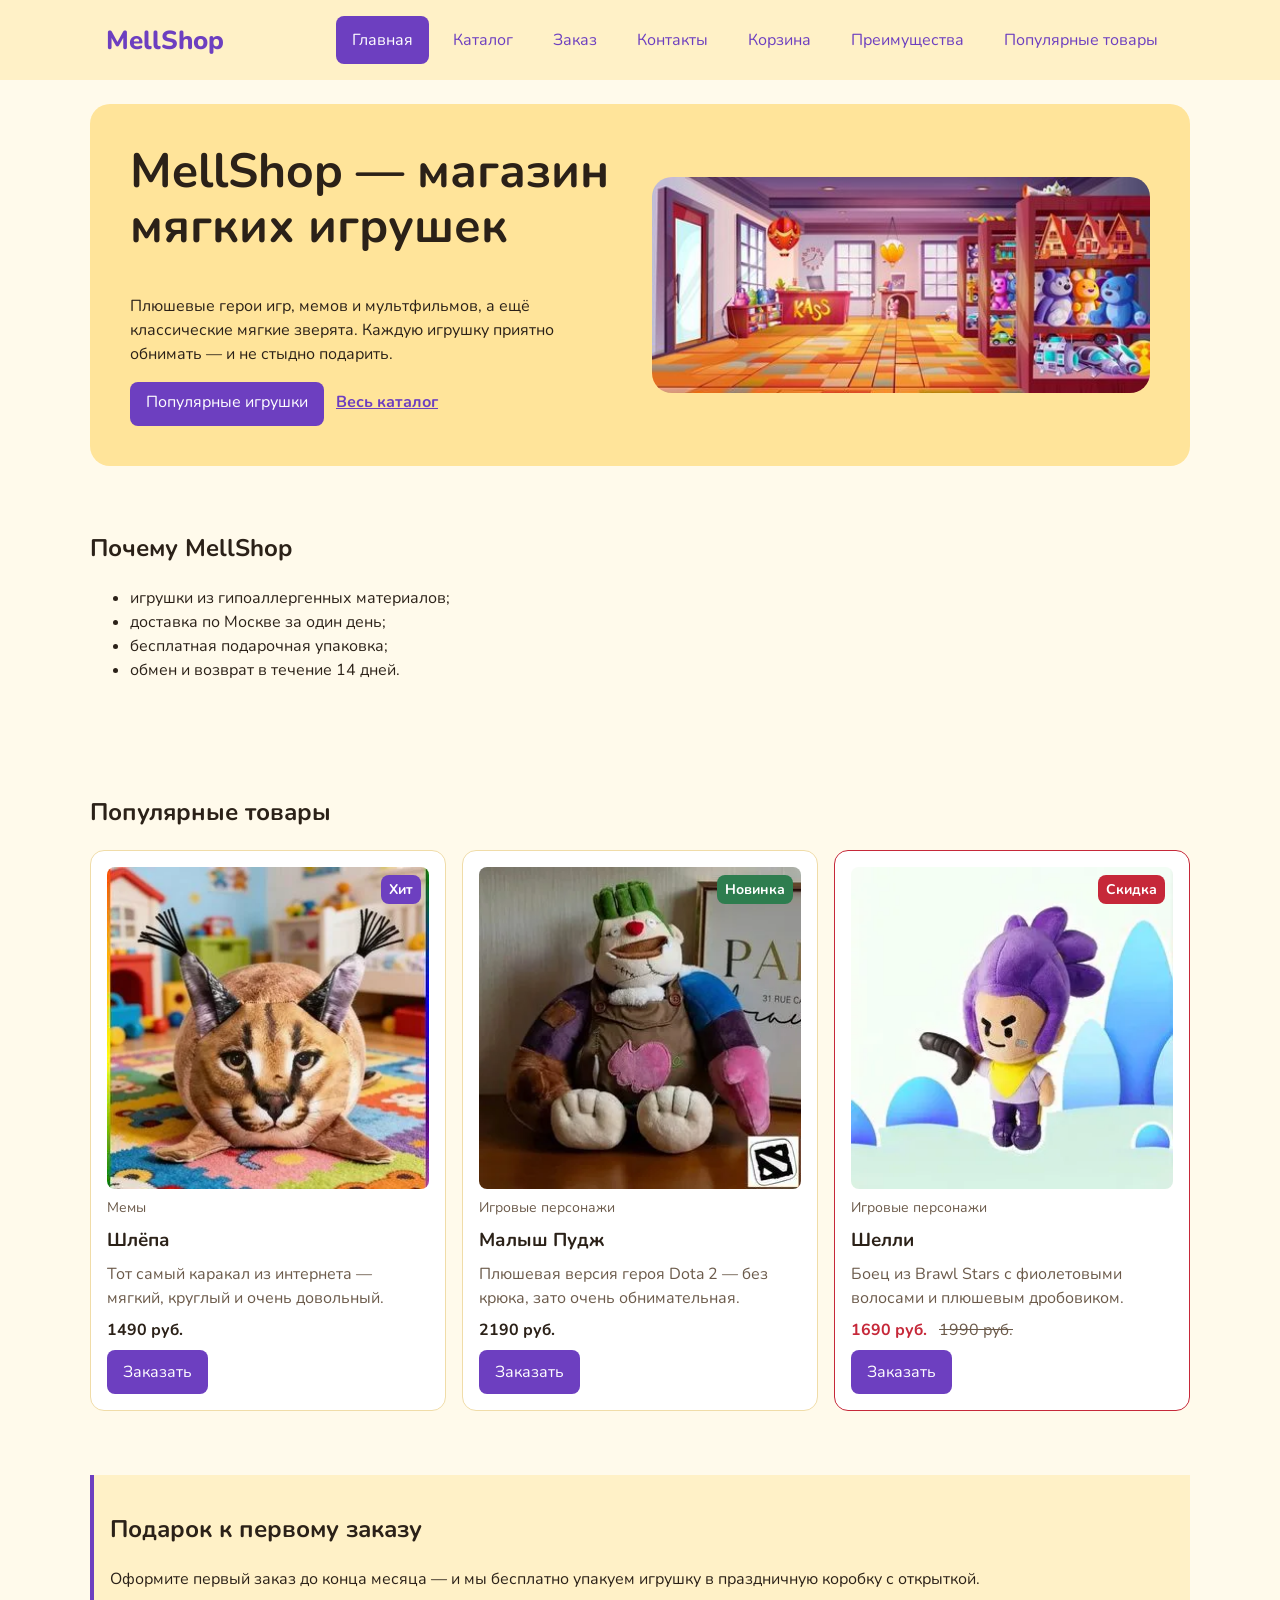
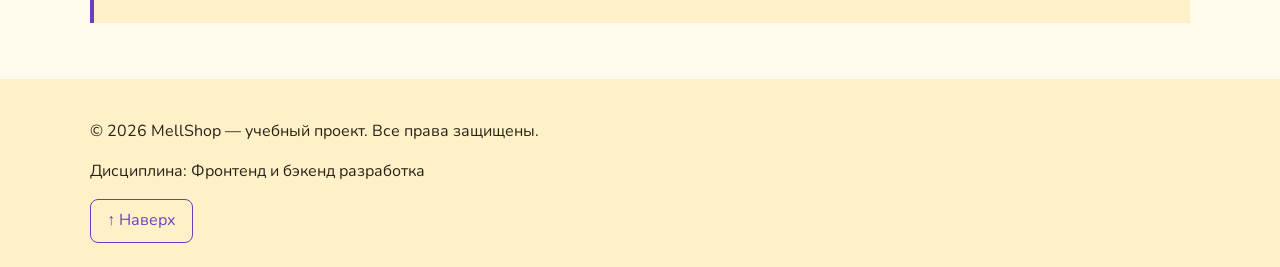
<file: index.html>
<!DOCTYPE html>
<html lang="ru">
<head>
  <meta charset="UTF-8">
  <meta name="viewport" content="width=device-width, initial-scale=1.0">
  <meta name="description" content="Главная страница магазина мягких игрушек MellShop: популярные товары, преимущества и форма заявки.">
  <meta property="og:type" content="website">
  <meta property="og:title" content="MellShop — магазин мягких игрушек">
  <meta property="og:description" content="Плюшевые герои игр, мемов и мультфильмов и классические мягкие зверята.">
  <title>MellShop — магазин мягких игрушек</title>
  <link rel="stylesheet" href="css/style.css">
  <link rel="stylesheet" href="css/responsive.css">
  <script src="js/ui.js" defer></script>
  <script src="js/data.js" defer></script>
  <script src="js/main.js" defer></script>
</head>
<body>
  <a class="button button--primary skip-link" href="#main">Перейти к содержимому</a>
  <header class="site-header">
    <div class="site-header__inner">
      <a class="site-header__logo" href="index.html">MellShop</a>

      <details class="mobile-menu" open>
        <summary class="mobile-menu__toggle">Меню</summary>
        <nav class="site-nav" aria-label="Основная навигация">
          <ul class="site-nav__list">
            <li class="site-nav__item"><a class="site-nav__link site-nav__link--active" href="index.html" aria-current="page">Главная</a></li>
            <li class="site-nav__item"><a class="site-nav__link" href="catalog.html">Каталог</a></li>
            <li class="site-nav__item"><a class="site-nav__link" href="order.html">Заказ</a></li>
            <li class="site-nav__item"><a class="site-nav__link" href="contacts.html">Контакты</a></li>
            <li class="site-nav__item"><a class="site-nav__link" href="cart.html">Корзина</a></li>
            <li class="site-nav__item"><a class="site-nav__link" href="index.html#advantages">Преимущества</a></li>
            <li class="site-nav__item"><a class="site-nav__link" href="index.html#popular">Популярные товары</a></li>
          </ul>
        </nav>
      </details>
    </div>
  </header>

  <main id="main" tabindex="-1">
    <section class="hero">
      <div class="hero__content">
        <h1 class="hero__title">MellShop — магазин мягких игрушек</h1>
        <p>
          Плюшевые герои игр, мемов и мультфильмов, а ещё классические мягкие зверята.
          Каждую игрушку приятно обнимать — и не стыдно подарить.
        </p>
        <a class="button button--primary" href="#popular">Популярные игрушки</a>
        <a class="hero__catalog-link" href="catalog.html">Весь каталог</a>
      </div>
      <picture>
        <source media="(min-width: 1200px)" srcset="images/hero-1155.jpg">
        <source media="(min-width: 768px)" srcset="images/hero-800.jpg">
        <img class="hero__image" src="images/hero-480.jpg" alt="Нарисованный магазин мягких игрушек" width="1155" height="500">
      </picture>
    </section>

    <section class="section" id="advantages">
      <h2 class="section__title">Почему MellShop</h2>

      <ul class="advantages-list">
        <li>игрушки из гипоаллергенных материалов;</li>
        <li>доставка по Москве за один день;</li>
        <li>бесплатная подарочная упаковка;</li>
        <li>обмен и возврат в течение 14 дней.</li>
      </ul>
    </section>

    <section class="section" id="popular">
      <h2 class="section__title">Популярные товары</h2>

      <div class="products-grid">
        <article class="product-card">
          <span class="product-card__badge">Хит</span>
          <picture>
              <source type="image/webp" srcset="images/shlepa-320.webp 320w, images/shlepa-480.webp 480w, images/shlepa.webp 800w" sizes="(min-width: 1280px) 224px, (min-width: 1024px) 316px, (min-width: 640px) calc((100vw - 96px) / 2), calc(100vw - 66px)">
<img
            class="product-card__image"
            src="images/shlepa.jpg"
            srcset="images/shlepa-320.jpg 320w, images/shlepa-480.jpg 480w, images/shlepa.jpg 800w"
            sizes="(min-width: 1280px) 224px, (min-width: 1024px) 316px, (min-width: 640px) calc((100vw - 96px) / 2), calc(100vw - 66px)"
            loading="lazy"
            alt="Мягкая игрушка Шлёпа — каракал с большими ушами"
            width="800"
            height="800"
          >
            </picture>
          <p class="product-card__category">Мемы</p>
          <h3 class="product-card__title">Шлёпа</h3>
          <p class="product-card__description">Тот самый каракал из интернета — мягкий, круглый и очень довольный.</p>
          <p class="product-card__price">1490 руб.</p>
          <button
            class="button button--primary product-card__button"
            type="button"
            data-product="Шлёпа"
          >
            Заказать
          </button>
        </article>

        <article class="product-card">
          <span class="product-card__badge product-card__badge--new">Новинка</span>
          <picture>
              <source type="image/webp" srcset="images/pudge-320.webp 320w, images/pudge-480.webp 480w, images/pudge.webp 800w" sizes="(min-width: 1280px) 224px, (min-width: 1024px) 316px, (min-width: 640px) calc((100vw - 96px) / 2), calc(100vw - 66px)">
<img
            class="product-card__image"
            src="images/pudge.jpg"
            srcset="images/pudge-320.jpg 320w, images/pudge-480.jpg 480w, images/pudge.jpg 800w"
            sizes="(min-width: 1280px) 224px, (min-width: 1024px) 316px, (min-width: 640px) calc((100vw - 96px) / 2), calc(100vw - 66px)"
            loading="lazy"
            alt="Мягкая игрушка Малыш Пудж из Dota 2"
            width="800"
            height="800"
          >
            </picture>
          <p class="product-card__category">Игровые персонажи</p>
          <h3 class="product-card__title">Малыш Пудж</h3>
          <p class="product-card__description">Плюшевая версия героя Dota 2 — без крюка, зато очень обнимательная.</p>
          <p class="product-card__price">2190 руб.</p>
          <button
            class="button button--primary product-card__button"
            type="button"
            data-product="Малыш Пудж"
          >
            Заказать
          </button>
        </article>

        <article class="product-card product-card--discount">
          <span class="product-card__badge product-card__badge--sale">Скидка</span>
          <picture>
              <source type="image/webp" srcset="images/shelly-320.webp 320w, images/shelly-480.webp 480w, images/shelly.webp 800w" sizes="(min-width: 1280px) 224px, (min-width: 1024px) 316px, (min-width: 640px) calc((100vw - 96px) / 2), calc(100vw - 66px)">
<img
            class="product-card__image"
            src="images/shelly.jpg"
            srcset="images/shelly-320.jpg 320w, images/shelly-480.jpg 480w, images/shelly.jpg 800w"
            sizes="(min-width: 1280px) 224px, (min-width: 1024px) 316px, (min-width: 640px) calc((100vw - 96px) / 2), calc(100vw - 66px)"
            loading="lazy"
            alt="Мягкая игрушка Шелли из Brawl Stars с фиолетовыми волосами"
            width="800"
            height="800"
          >
            </picture>
          <p class="product-card__category">Игровые персонажи</p>
          <h3 class="product-card__title">Шелли</h3>
          <p class="product-card__description">Боец из Brawl Stars с фиолетовыми волосами и плюшевым дробовиком.</p>
          <p class="product-card__price">
            1690 руб.
            <s class="product-card__old-price">1990 руб.</s>
          </p>
          <button
            class="button button--primary product-card__button"
            type="button"
            data-product="Шелли"
          >
            Заказать
          </button>
        </article>
      </div>
    </section>

    <aside class="aside-info">
      <h2>Подарок к первому заказу</h2>
      <p>
        Оформите первый заказ до конца месяца — и мы бесплатно упакуем игрушку
        в праздничную коробку с открыткой.
      </p>
    </aside>
  </main>

  <footer class="site-footer" id="contacts">
    <div class="site-footer__inner">
      <p>&copy; 2026 MellShop — учебный проект. Все права защищены.</p>
      <p>Дисциплина: Фронтенд и бэкенд разработка</p>
      <a class="button button--secondary" href="#">↑ Наверх</a>
    </div>
  </footer>

  <dialog class="order-dialog" id="order-dialog" aria-labelledby="order-dialog-title">
    <h2 class="order-dialog__title" id="order-dialog-title">Оформление заявки</h2>

    <form class="order-form" id="order-form" action="#" method="post" novalidate>
      <input id="selected-product" name="selected-product" type="hidden">

      <div class="order-form__field">
        <label class="order-form__label" for="order-name">Имя</label>
        <input
          class="order-form__input"
          id="order-name"
          name="name"
          type="text"
          placeholder="Введите ваше имя"
          minlength="2"
          autocomplete="given-name"
          required
        >
      </div>

      <div class="order-form__field">
        <label class="order-form__label" for="order-email">E-mail</label>
        <input
          class="order-form__input"
          id="order-email"
          name="email"
          type="email"
          placeholder="example@mail.ru"
          autocomplete="email"
          required
        >
      </div>

      <div class="order-form__field">
        <label class="order-form__label" for="order-phone">Телефон</label>
        <input
          class="order-form__input"
          id="order-phone"
              aria-describedby="order-phone-hint"
          name="phone"
          type="tel"
          inputmode="tel"
          placeholder="+7 (900) 000-00-00"
          pattern="^\+7 \(\d{3}\) \d{3}-\d{2}-\d{2}$"
          required
        >
        <small class="order-form__hint" id="order-phone-hint">Формат: +7 (900) 000-00-00</small>
      </div>

      <div class="order-form__field">
        <label class="order-form__label" for="order-date">Дата связи</label>
        <input
          class="order-form__input"
          id="order-date"
          name="date"
          type="date"
        >
      </div>

      <div class="order-form__field">
        <label class="order-form__label" for="order-topic">Тема заявки</label>
        <select class="order-form__select" id="order-topic" name="topic" required>
          <option value="">Выберите тему</option>
          <option value="product">Заказ товара</option>
          <option value="consultation">Консультация</option>
          <option value="delivery">Доставка</option>
        </select>
      </div>

      <div class="order-form__field">
        <label class="order-form__label" for="order-comment">Комментарий</label>
        <textarea
          class="order-form__textarea"
          id="order-comment"
          name="comment"
          rows="4"
          placeholder="Укажите дополнительную информацию"
        ></textarea>
      </div>

      <div class="order-form__field order-form__field--checkbox">
        <label class="order-form__label">
          <input
            id="order-agreement"
            name="agreement"
            type="checkbox"
            required
          >
          Я согласен на обработку данных
        </label>
      </div>

      <div class="order-form__actions">
        <button class="button button--secondary" type="button" id="close-order-dialog">
          Закрыть
        </button>
        <button class="button button--primary" type="submit">
          Отправить заявку
        </button>
      </div>
    </form>
  </dialog>

  <p class="success-message" id="success-message" role="status" hidden>
    Форма успешно отправлена!
  </p>
</body>
</html>
</file>
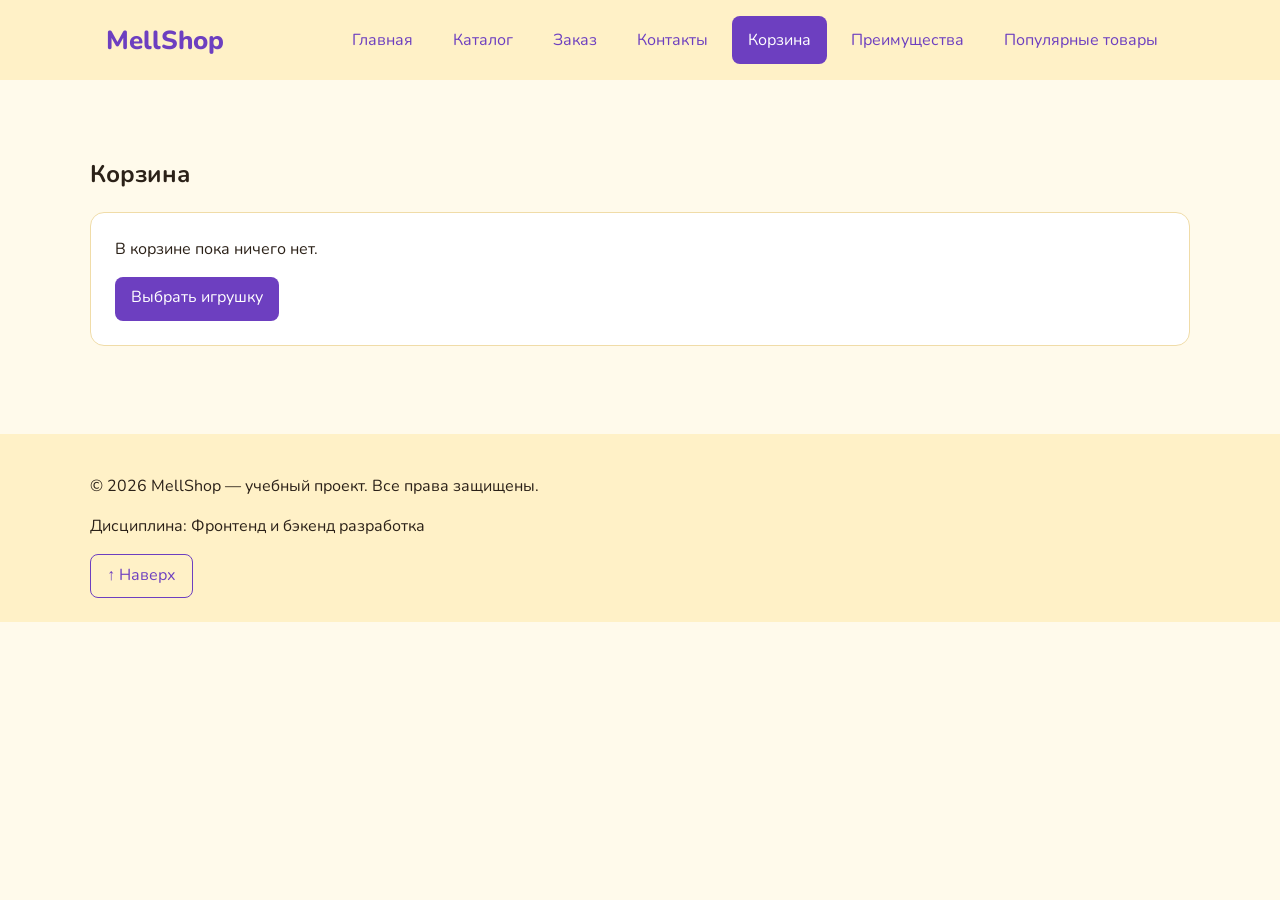
<file: cart.html>
<!DOCTYPE html>
<html lang="ru">
<head>
  <meta charset="UTF-8">
  <meta name="viewport" content="width=device-width, initial-scale=1.0">
  <meta name="description" content="Корзина MellShop с выбранными игрушками и расчётом стоимости.">
  <meta property="og:type" content="website">
  <meta property="og:title" content="Корзина — MellShop">
  <meta property="og:description" content="Корзина магазина мягких игрушек MellShop.">
  <title>Корзина — MellShop</title>
  <link rel="stylesheet" href="css/style.css">
  <link rel="stylesheet" href="css/responsive.css">
  <script src="js/ui.js" defer></script>
  <script src="js/data.js" defer></script>
  <script src="js/cart.js" defer></script>
</head>
<body>
  <a class="button button--primary skip-link" href="#main">Перейти к содержимому</a>
  <header class="site-header">
    <div class="site-header__inner">
      <a class="site-header__logo" href="index.html">MellShop</a>

      <details class="mobile-menu" open>
        <summary class="mobile-menu__toggle">Меню</summary>
        <nav class="site-nav" aria-label="Основная навигация">
          <ul class="site-nav__list">
            <li class="site-nav__item"><a class="site-nav__link" href="index.html">Главная</a></li>
            <li class="site-nav__item"><a class="site-nav__link" href="catalog.html">Каталог</a></li>
            <li class="site-nav__item"><a class="site-nav__link" href="order.html">Заказ</a></li>
            <li class="site-nav__item"><a class="site-nav__link" href="contacts.html">Контакты</a></li>
            <li class="site-nav__item"><a class="site-nav__link site-nav__link--active" href="cart.html" aria-current="page">Корзина</a></li>
            <li class="site-nav__item"><a class="site-nav__link" href="index.html#advantages">Преимущества</a></li>
            <li class="site-nav__item"><a class="site-nav__link" href="index.html#popular">Популярные товары</a></li>
          </ul>
        </nav>
      </details>
    </div>
  </header>

  <main id="main" tabindex="-1">
    <section class="section">
      <h1>Корзина</h1>
      <div id="cart-empty" class="cart-empty">
        <p>В корзине пока ничего нет.</p>
        <a class="button button--primary" href="catalog.html">Выбрать игрушку</a>
      </div>
      <div class="cart-layout">
        <div id="cart-selection" hidden>
          <ul id="cart-items" class="cart-items"></ul>
          <a id="cart-back" href="catalog.html">Продолжить покупки</a>
        </div>
        <aside id="cart-summary" class="cart-summary" aria-label="Стоимость заказа" hidden>
          <h2>Ваш заказ</h2>
          <dl class="cart-summary__details">
            <div><dt>Товары</dt><dd id="cart-subtotal"></dd></div>
            <div><dt>Скидка по промокоду</dt><dd id="cart-discount"></dd></div>
            <div class="cart-summary__total"><dt>Итого</dt><dd id="cart-total" role="status"></dd></div>
          </dl>
          <form id="promo-form">
            <label for="promo-code">Промокод</label>
            <div class="promo-fields">
              <input id="promo-code" class="order-form__input" autocomplete="off" placeholder="MELL10">
              <button class="button button--secondary">Применить</button>
            </div>
            <p id="promo-result" role="status"></p>
          </form>
          <a id="cart-checkout" class="button button--primary" href="order.html?from=cart">Оформить заявку</a>
        </aside>
      </div>
    </section>
  </main>
  <footer class="site-footer">
    <div class="site-footer__inner">
      <p>&copy; 2026 MellShop — учебный проект. Все права защищены.</p>
      <p>Дисциплина: Фронтенд и бэкенд разработка</p>
      <a class="button button--secondary" href="#">↑ Наверх</a>
    </div>
  </footer>

</body>
</html>
</file>
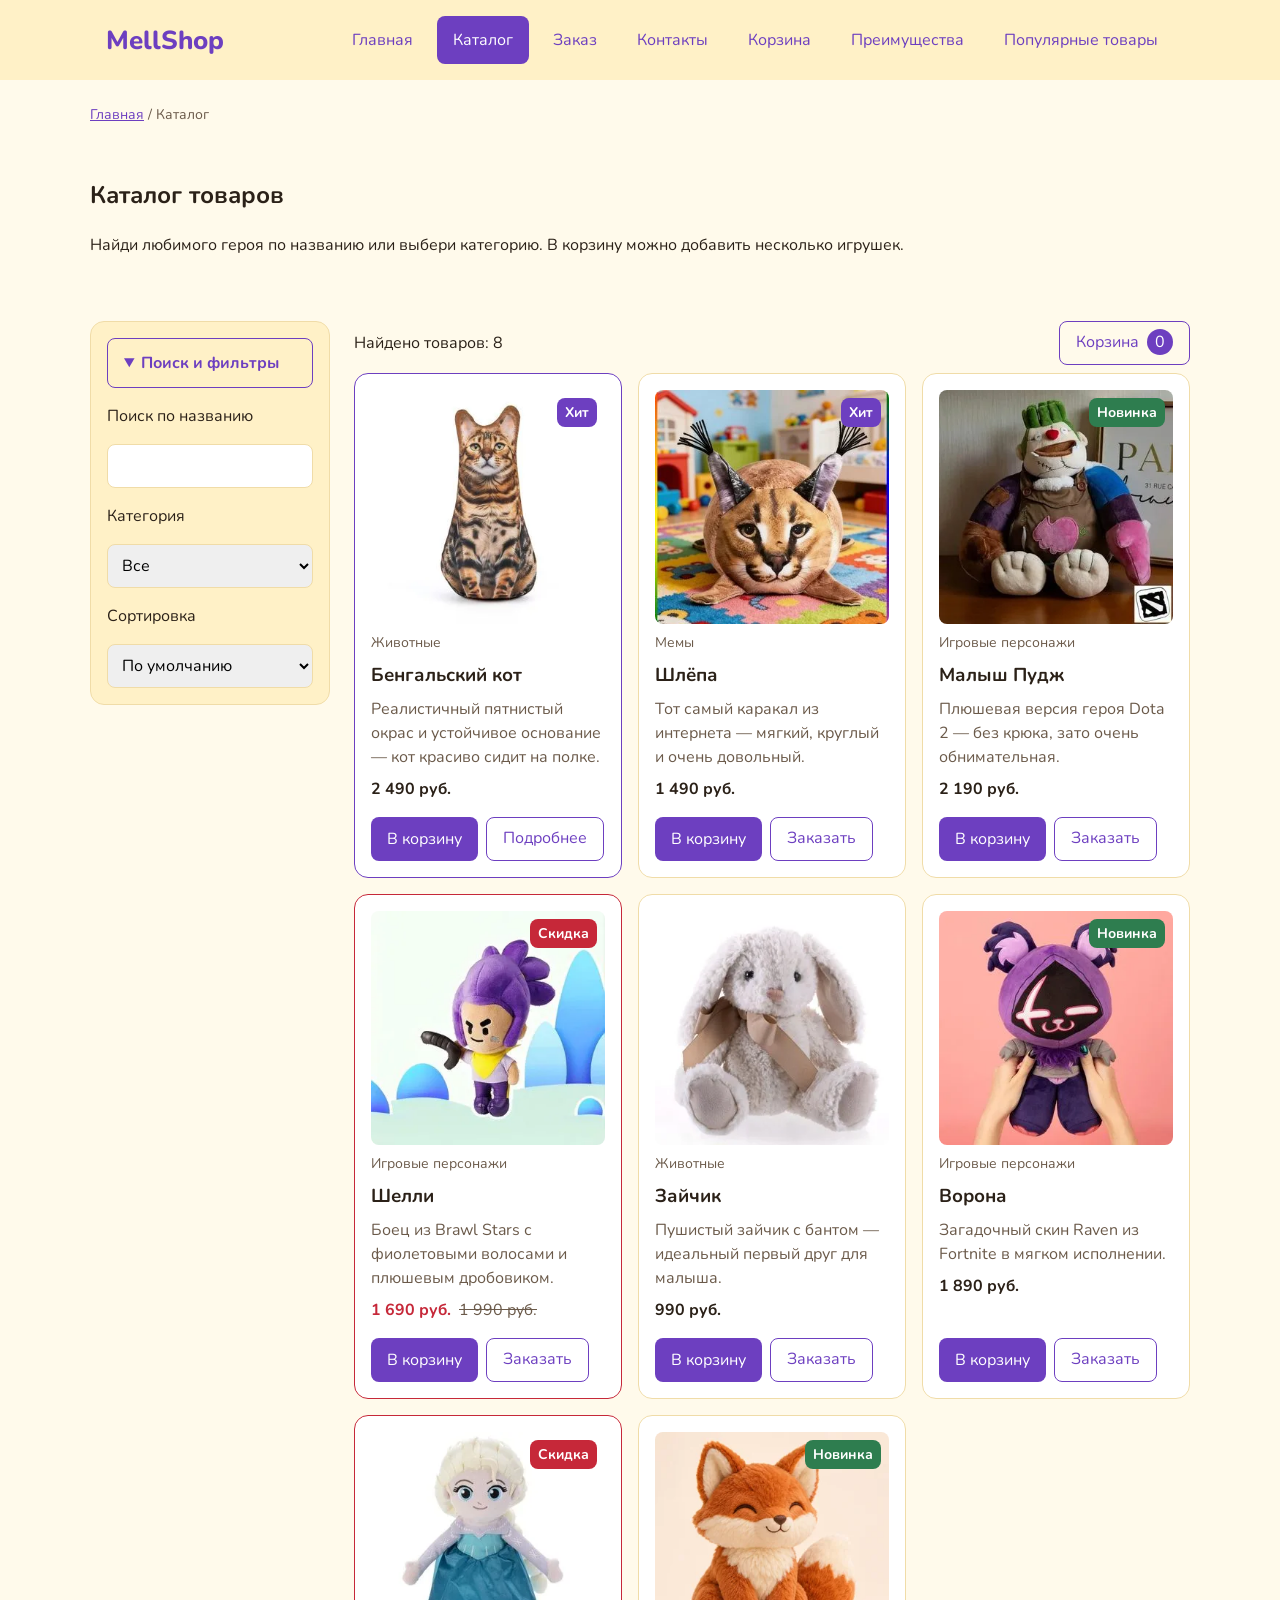
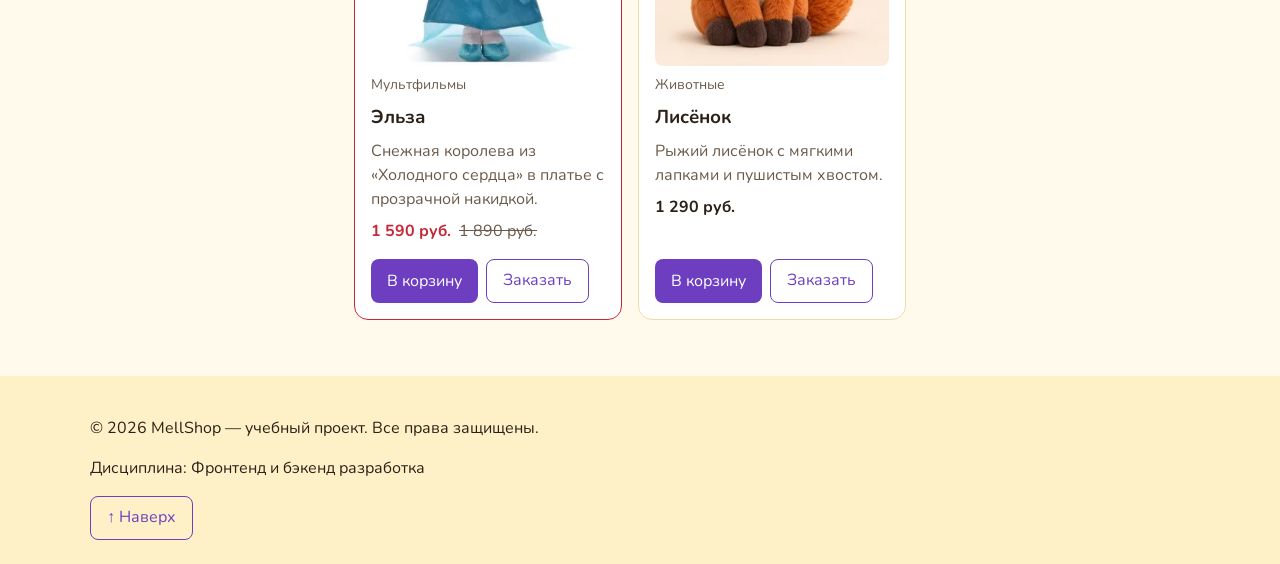
<file: catalog.html>
<!DOCTYPE html>
<html lang="ru">
<head>
  <meta charset="UTF-8">
  <meta name="viewport" content="width=device-width, initial-scale=1.0">
  <meta name="description" content="Каталог товаров магазина мягких игрушек MellShop.">
  <meta property="og:type" content="website">
  <meta property="og:title" content="Каталог товаров — MellShop">
  <meta property="og:description" content="Каталог товаров магазина мягких игрушек MellShop.">
  <title>Каталог товаров — MellShop</title>
  <link rel="stylesheet" href="css/style.css">
  <link rel="stylesheet" href="css/responsive.css">
  <script src="js/ui.js" defer></script>
  <script src="js/data.js" defer></script>
  <script src="js/main.js" defer></script>
  <script src="js/cart.js" defer></script>
  <script src="js/catalog.js" defer></script>
</head>
<body>
  <a class="button button--primary skip-link" href="#main">Перейти к содержимому</a>
  <header class="site-header">
    <div class="site-header__inner">
      <a class="site-header__logo" href="index.html">MellShop</a>

      <details class="mobile-menu" open>
        <summary class="mobile-menu__toggle">Меню</summary>
        <nav class="site-nav" aria-label="Основная навигация">
          <ul class="site-nav__list">
            <li class="site-nav__item"><a class="site-nav__link" href="index.html">Главная</a></li>
            <li class="site-nav__item"><a class="site-nav__link site-nav__link--active" href="catalog.html" aria-current="page">Каталог</a></li>
            <li class="site-nav__item"><a class="site-nav__link" href="order.html">Заказ</a></li>
            <li class="site-nav__item"><a class="site-nav__link" href="contacts.html">Контакты</a></li>
            <li class="site-nav__item"><a class="site-nav__link" href="cart.html">Корзина</a></li>
            <li class="site-nav__item"><a class="site-nav__link" href="index.html#advantages">Преимущества</a></li>
            <li class="site-nav__item"><a class="site-nav__link" href="index.html#popular">Популярные товары</a></li>
          </ul>
        </nav>
      </details>
    </div>
  </header>

  <main id="main" tabindex="-1">
    <nav class="breadcrumbs" aria-label="Хлебные крошки">
      <a class="breadcrumbs__link" href="index.html">Главная</a>
      <span class="breadcrumbs__current" aria-current="page">Каталог</span>
    </nav>

    <section class="section catalog-intro">
      <h1>Каталог товаров</h1>
      <p>
        Найди любимого героя по названию или выбери категорию. В корзину можно добавить несколько игрушек.
      </p>
    </section>

    <section class="catalog-layout">
      <aside class="catalog-filters">
        <details class="filter-panel" open>
          <summary class="filter-panel__toggle">Поиск и фильтры</summary>

          <div class="filters-form">
            <label for="catalog-search">Поиск по названию</label>
            <input class="filters-form__input" id="catalog-search" type="search">

            <label for="category-filter">Категория</label>
            <select class="filters-form__input" id="category-filter">
              <option value="all">Все</option>
              <option value="animals">Животные</option>
              <option value="memes">Мемы</option>
              <option value="games">Игровые персонажи</option>
              <option value="cartoons">Мультфильмы</option>
            </select>

            <label for="sort-select">Сортировка</label>
            <select class="filters-form__input" id="sort-select">
              <option value="default">По умолчанию</option>
              <option value="price-asc">Сначала дешевле</option>
              <option value="price-desc">Сначала дороже</option>
              <option value="title-asc">По названию А–Я</option>
            </select>
          </div>
        </details>
      </aside>

      <section class="catalog-products">
        <div class="catalog-toolbar">
          <p class="catalog-count" role="status"></p>
          <a class="button button--secondary" href="cart.html">Корзина <span data-cart-count>0</span></a>
        </div>
        <p id="cart-notice" role="status"></p>
        <p class="catalog-empty" hidden>Товары не найдены. Попробуйте изменить запрос или выбрать другую категорию.</p>
        <noscript>Для просмотра каталога включите JavaScript.</noscript>
        <div class="products-grid" data-products-container></div>
      </section>
    </section>
  </main>

  <footer class="site-footer">
    <div class="site-footer__inner">
      <p>&copy; 2026 MellShop — учебный проект. Все права защищены.</p>
      <p>Дисциплина: Фронтенд и бэкенд разработка</p>
      <a class="button button--secondary" href="#">↑ Наверх</a>
    </div>
  </footer>

</body>
</html>
</file>
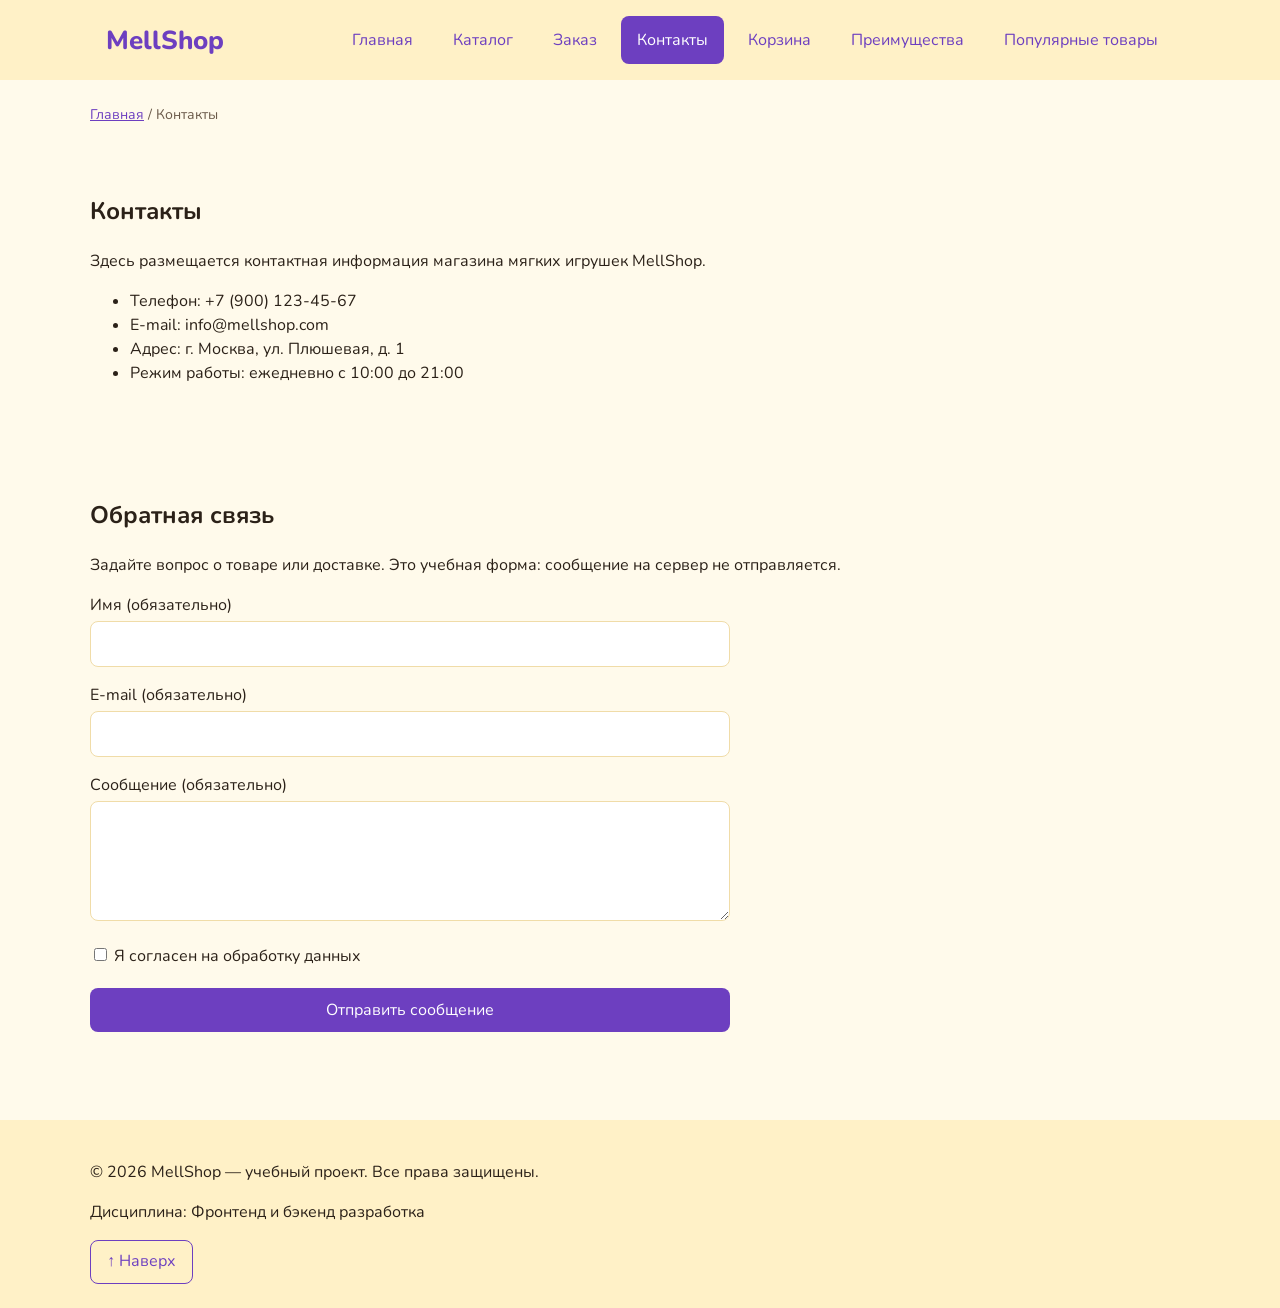
<file: contacts.html>
<!DOCTYPE html>
<html lang="ru">
<head>
  <meta charset="UTF-8">
  <meta name="viewport" content="width=device-width, initial-scale=1.0">
  <meta name="description" content="Контактная информация магазина мягких игрушек MellShop.">
  <meta property="og:type" content="website">
  <meta property="og:title" content="Контакты — MellShop">
  <meta property="og:description" content="Контактная информация магазина мягких игрушек MellShop.">
  <title>Контакты — MellShop</title>
  <link rel="stylesheet" href="css/style.css">
  <link rel="stylesheet" href="css/responsive.css">
  <script src="js/ui.js" defer></script>
</head>
<body>
  <a class="button button--primary skip-link" href="#main">Перейти к содержимому</a>
  <header class="site-header">
    <div class="site-header__inner">
      <a class="site-header__logo" href="index.html">MellShop</a>

      <details class="mobile-menu" open>
        <summary class="mobile-menu__toggle">Меню</summary>
        <nav class="site-nav" aria-label="Основная навигация">
          <ul class="site-nav__list">
            <li class="site-nav__item"><a class="site-nav__link" href="index.html">Главная</a></li>
            <li class="site-nav__item"><a class="site-nav__link" href="catalog.html">Каталог</a></li>
            <li class="site-nav__item"><a class="site-nav__link" href="order.html">Заказ</a></li>
            <li class="site-nav__item"><a class="site-nav__link site-nav__link--active" href="contacts.html" aria-current="page">Контакты</a></li>
            <li class="site-nav__item"><a class="site-nav__link" href="cart.html">Корзина</a></li>
            <li class="site-nav__item"><a class="site-nav__link" href="index.html#advantages">Преимущества</a></li>
            <li class="site-nav__item"><a class="site-nav__link" href="index.html#popular">Популярные товары</a></li>
          </ul>
        </nav>
      </details>
    </div>
  </header>

  <main id="main" tabindex="-1">
    <nav class="breadcrumbs" aria-label="Хлебные крошки">
      <a class="breadcrumbs__link" href="index.html">Главная</a>
      <span class="breadcrumbs__current" aria-current="page">Контакты</span>
    </nav>

    <section class="section">
      <h1>Контакты</h1>
      <p>
        Здесь размещается контактная информация магазина мягких игрушек MellShop.
      </p>

      <ul>
        <li>Телефон: +7 (900) 123-45-67</li>
        <li>E-mail: info@mellshop.com</li>
        <li>Адрес: г. Москва, ул. Плюшевая, д. 1</li>
        <li>Режим работы: ежедневно с 10:00 до 21:00</li>
      </ul>
    </section>

    <section class="section" id="feedback">
      <h2 class="section__title">Обратная связь</h2>
      <p>Задайте вопрос о товаре или доставке. Это учебная форма: сообщение на сервер не отправляется.</p>
      <form class="order-form order-form--page" id="feedback-form">
        <div class="order-form__field">
          <label class="order-form__label" for="feedback-name">Имя (обязательно)</label>
          <input class="order-form__input" id="feedback-name" name="name" autocomplete="given-name" minlength="2" required>
        </div>
        <div class="order-form__field">
          <label class="order-form__label" for="feedback-email">E-mail (обязательно)</label>
          <input class="order-form__input" id="feedback-email" name="email" type="email" autocomplete="email" required>
        </div>
        <div class="order-form__field">
          <label class="order-form__label" for="feedback-message">Сообщение (обязательно)</label>
          <textarea class="order-form__textarea" id="feedback-message" name="message" minlength="10" required></textarea>
        </div>
        <label class="order-form__label"><input type="checkbox" name="agreement" required> Я согласен на обработку данных</label>
        <button class="button button--primary" type="submit">Отправить сообщение</button>
      </form>
      <p id="feedback-status" role="status" hidden>Проверка пройдена. В учебной версии сообщение не отправляется.</p>
    </section>
  </main>

  <footer class="site-footer">
    <div class="site-footer__inner">
      <p>&copy; 2026 MellShop — учебный проект. Все права защищены.</p>
      <p>Дисциплина: Фронтенд и бэкенд разработка</p>
      <a class="button button--secondary" href="#">↑ Наверх</a>
    </div>
  </footer>

</body>
</html>
</file>
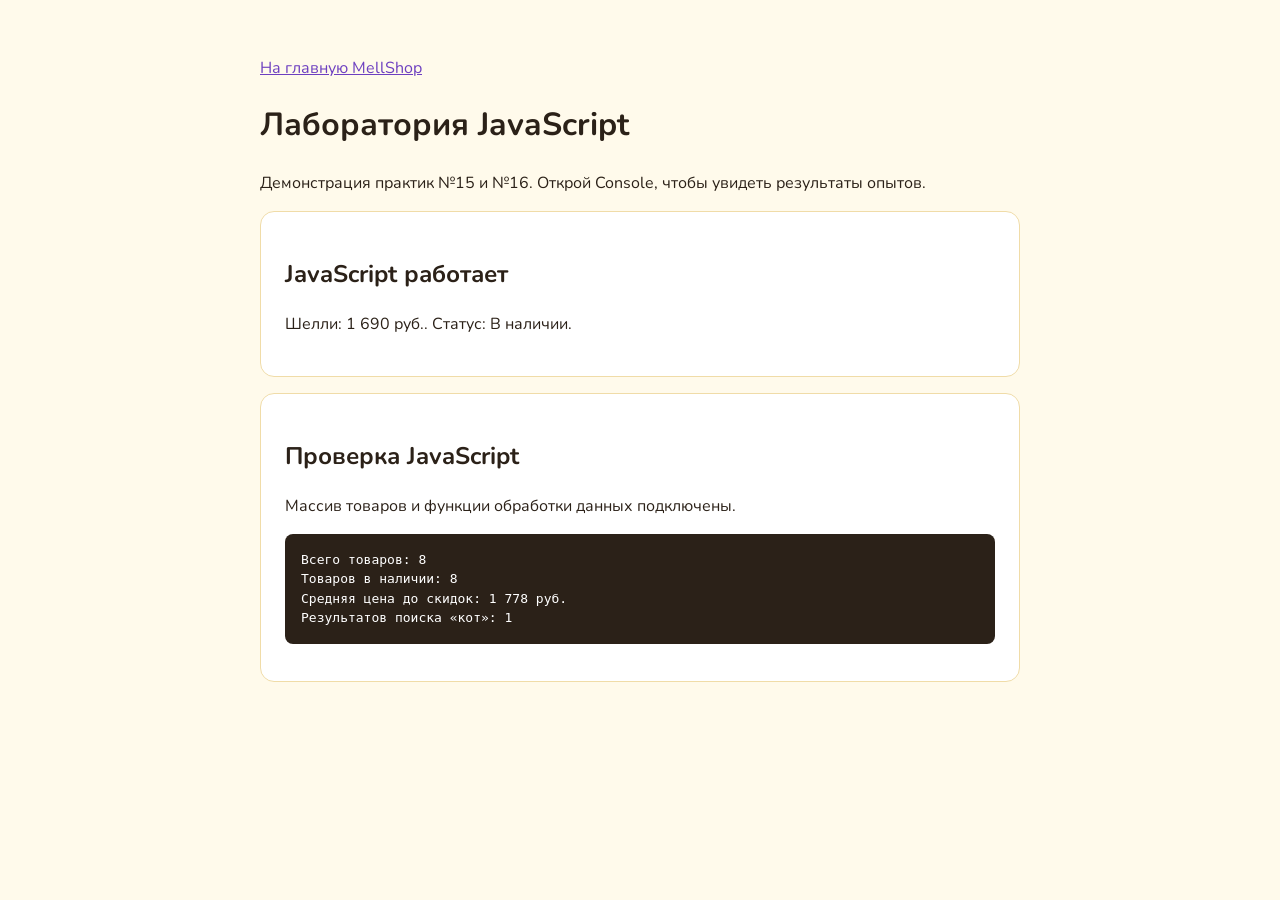
<file: lab.html>
<!doctype html>
<html lang="ru">
<head>
  <meta charset="utf-8">
  <meta name="viewport" content="width=device-width, initial-scale=1">
  <title>Опыты JavaScript</title>
  <link rel="stylesheet" href="css/style.css">
  <link rel="stylesheet" href="css/responsive.css">
  <script src="js/data.js" defer></script>
  <script src="js/main.js" defer></script>
  <script src="js/basics.js" defer></script>
</head>
<body>
  <main>
    <div class="section lab">
      <a href="index.html">На главную MellShop</a>
      <h1>Лаборатория JavaScript</h1>
      <p>Демонстрация практик №15 и №16. Открой Console, чтобы увидеть результаты опытов.</p>
      <section class="lab-panel">
        <h2 id="result">Ожидание</h2>
        <p id="lab-product-example"></p>
      </section>
      <section class="lab-panel js-check" aria-labelledby="js-check-title">
        <h2 id="js-check-title">Проверка JavaScript</h2>
        <p class="js-message">JavaScript пока не выполнился.</p>
        <pre class="product-output"></pre>
      </section>
    </div>
  </main>
</body>
</html>
</file>
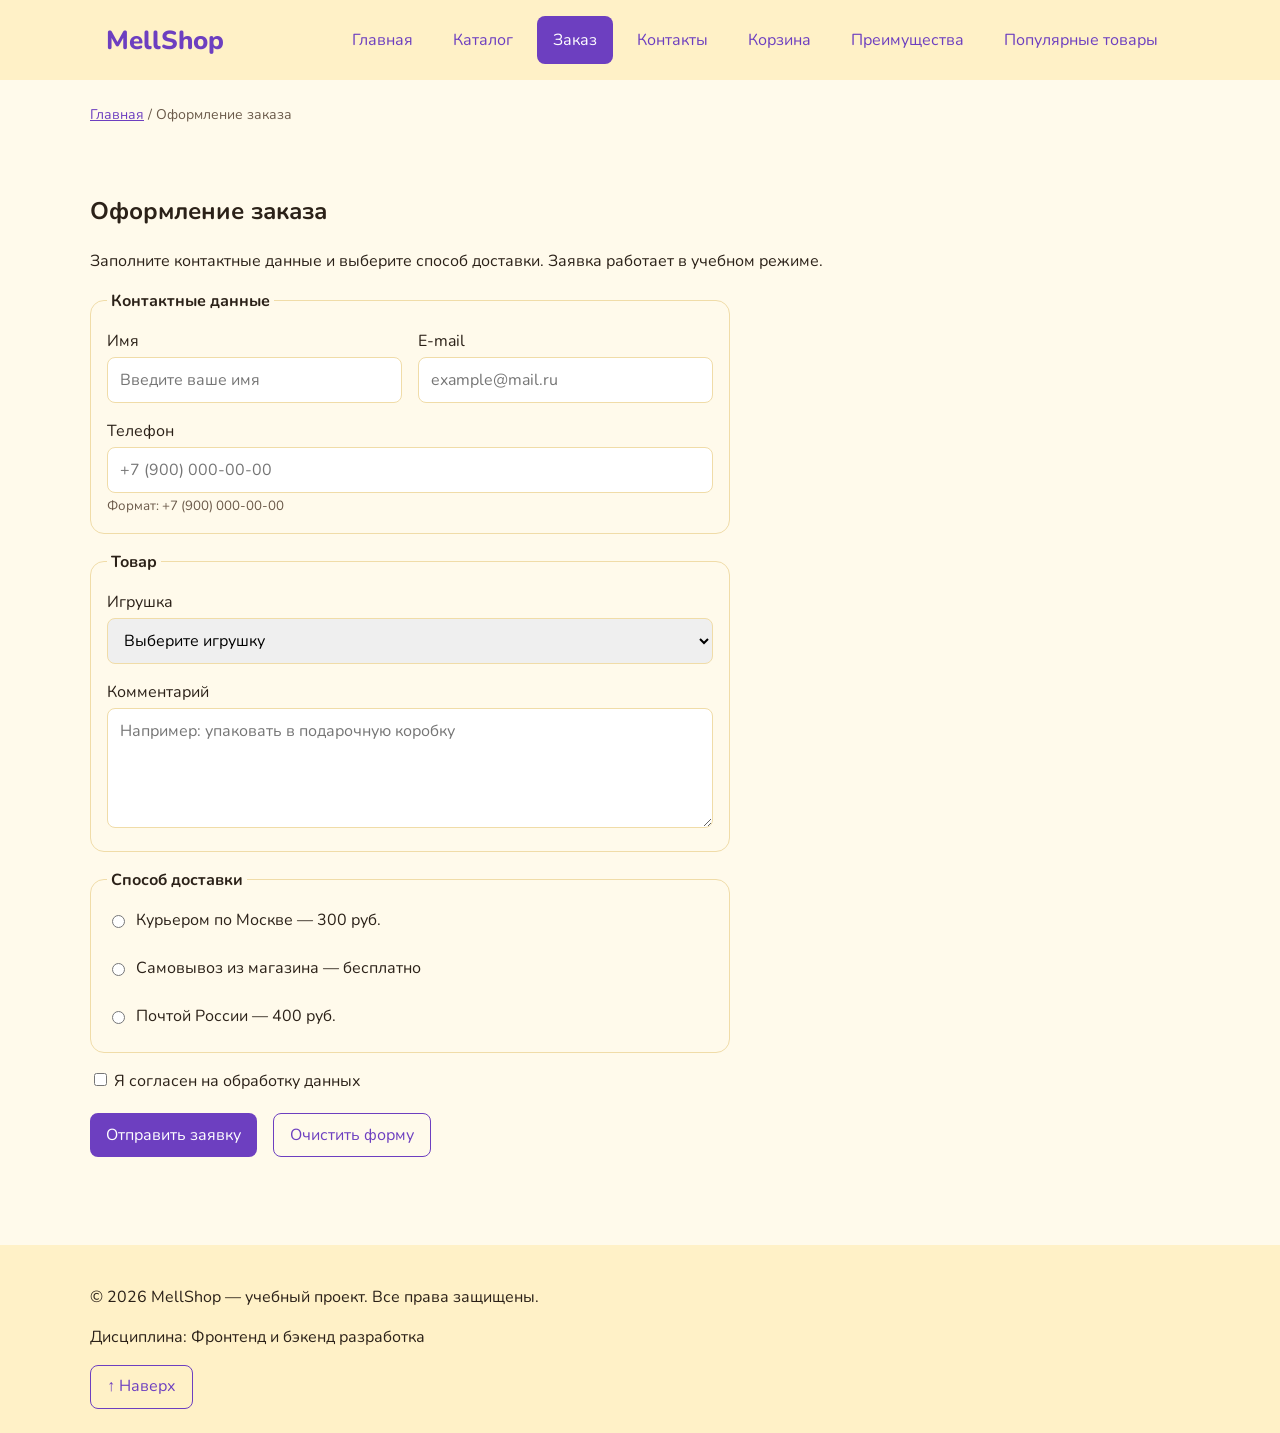
<file: order.html>
<!DOCTYPE html>
<html lang="ru">
<head>
  <meta charset="UTF-8">
  <meta name="viewport" content="width=device-width, initial-scale=1.0">
  <meta name="description" content="Оформление заказа мягкой игрушки в магазине MellShop: выбор товара, способа доставки и контактные данные.">
  <meta property="og:type" content="website">
  <meta property="og:title" content="Оформление заказа — MellShop">
  <meta property="og:description" content="Оформление заказа мягкой игрушки в магазине MellShop.">
  <title>Оформление заказа — MellShop</title>
  <link rel="stylesheet" href="css/style.css">
  <link rel="stylesheet" href="css/responsive.css">
  <script src="js/ui.js" defer></script>
  <script src="js/data.js" defer></script>
  <script src="js/cart.js" defer></script>
  <script src="js/validation.js" defer></script>
</head>
<body>
  <a class="button button--primary skip-link" href="#main">Перейти к содержимому</a>
  <header class="site-header">
    <div class="site-header__inner">
      <a class="site-header__logo" href="index.html">MellShop</a>

      <details class="mobile-menu" open>
        <summary class="mobile-menu__toggle">Меню</summary>
        <nav class="site-nav" aria-label="Основная навигация">
          <ul class="site-nav__list">
            <li class="site-nav__item"><a class="site-nav__link" href="index.html">Главная</a></li>
            <li class="site-nav__item"><a class="site-nav__link" href="catalog.html">Каталог</a></li>
            <li class="site-nav__item"><a class="site-nav__link site-nav__link--active" href="order.html" aria-current="page">Заказ</a></li>
            <li class="site-nav__item"><a class="site-nav__link" href="contacts.html">Контакты</a></li>
            <li class="site-nav__item"><a class="site-nav__link" href="cart.html">Корзина</a></li>
            <li class="site-nav__item"><a class="site-nav__link" href="index.html#advantages">Преимущества</a></li>
            <li class="site-nav__item"><a class="site-nav__link" href="index.html#popular">Популярные товары</a></li>
          </ul>
        </nav>
      </details>
    </div>
  </header>

  <main id="main" tabindex="-1">
    <nav class="breadcrumbs" aria-label="Хлебные крошки">
      <a class="breadcrumbs__link" href="index.html">Главная</a>
      <span class="breadcrumbs__current" aria-current="page">Оформление заказа</span>
    </nav>

    <section class="section">
      <h1>Оформление заказа</h1>
      <p>
        Заполните контактные данные и выберите способ доставки. Заявка работает в учебном режиме.
      </p>

      <form class="order-form order-form--page" action="#" method="post">
        <fieldset class="order-form__group order-form__group--columns">
          <legend class="order-form__legend">Контактные данные</legend>

          <div class="order-form__field">
            <label class="order-form__label" for="order-name">Имя</label>
            <input
              class="order-form__input"
              id="order-name"
              name="name"
              type="text"
              placeholder="Введите ваше имя"
              minlength="2"
              autocomplete="given-name"
              required
            >
          </div>

          <div class="order-form__field">
            <label class="order-form__label" for="order-email">E-mail</label>
            <input
              class="order-form__input"
              id="order-email"
              name="email"
              type="email"
              placeholder="example@mail.ru"
              autocomplete="email"
              required
            >
          </div>

          <div class="order-form__field order-form__field--wide">
            <label class="order-form__label" for="order-phone">Телефон</label>
            <input
              class="order-form__input"
              id="order-phone"
              aria-describedby="order-phone-hint"
              name="phone"
              type="tel"
              inputmode="tel"
              placeholder="+7 (900) 000-00-00"
              pattern="^\+7 \(\d{3}\) \d{3}-\d{2}-\d{2}$"
              required
            >
            <small class="order-form__hint" id="order-phone-hint">Формат: +7 (900) 000-00-00</small>
          </div>
        </fieldset>

        <fieldset class="order-form__group">
          <legend class="order-form__legend">Товар</legend>

          <div id="checkout-order" hidden></div>
          <div class="order-form__field" id="order-product-field">
            <label class="order-form__label" for="order-product">Игрушка</label>
            <select class="order-form__select" id="order-product" name="product" required>
              <option value="">Выберите игрушку</option>
              <option value="bengal-cat">Бенгальский кот — 2490 руб.</option>
              <option value="shlepa">Шлёпа — 1490 руб.</option>
              <option value="pudge">Малыш Пудж — 2190 руб.</option>
              <option value="shelly">Шелли — 1690 руб.</option>
              <option value="bunny">Зайчик — 990 руб.</option>
              <option value="raven">Ворона — 1890 руб.</option>
              <option value="elsa">Эльза — 1590 руб.</option>
              <option value="fox">Лисёнок — 1290 руб.</option>
            </select>
          </div>

          <div class="order-form__field">
            <label class="order-form__label" for="order-comment">Комментарий</label>
            <textarea
              class="order-form__textarea"
              id="order-comment"
              name="comment"
              rows="4"
              placeholder="Например: упаковать в подарочную коробку"
            ></textarea>
          </div>
        </fieldset>

        <fieldset class="order-form__group">
          <legend class="order-form__legend">Способ доставки</legend>

          <label class="order-form__option">
            <input type="radio" name="delivery" value="courier" required>
            Курьером по Москве — 300 руб.
          </label>

          <label class="order-form__option">
            <input type="radio" name="delivery" value="pickup">
            Самовывоз из магазина — бесплатно
          </label>

          <label class="order-form__option">
            <input type="radio" name="delivery" value="post">
            Почтой России — 400 руб.
          </label>
        </fieldset>

        <div class="order-form__field order-form__field--checkbox">
          <label class="order-form__label">
            <input id="order-agreement" name="agreement" type="checkbox" required>
            Я согласен на обработку данных
          </label>
        </div>

        <div class="order-form__actions">
          <button class="button button--primary" type="submit">Отправить заявку</button>
          <button class="button button--secondary" type="reset">Очистить форму</button>
        </div>
      </form>
      <p class="success-message" role="status" id="order-result"></p>
    </section>
  </main>

  <footer class="site-footer">
    <div class="site-footer__inner">
      <p>&copy; 2026 MellShop — учебный проект. Все права защищены.</p>
      <p>Дисциплина: Фронтенд и бэкенд разработка</p>
      <a class="button button--secondary" href="#">↑ Наверх</a>
    </div>
  </footer>

</body>
</html>
</file>
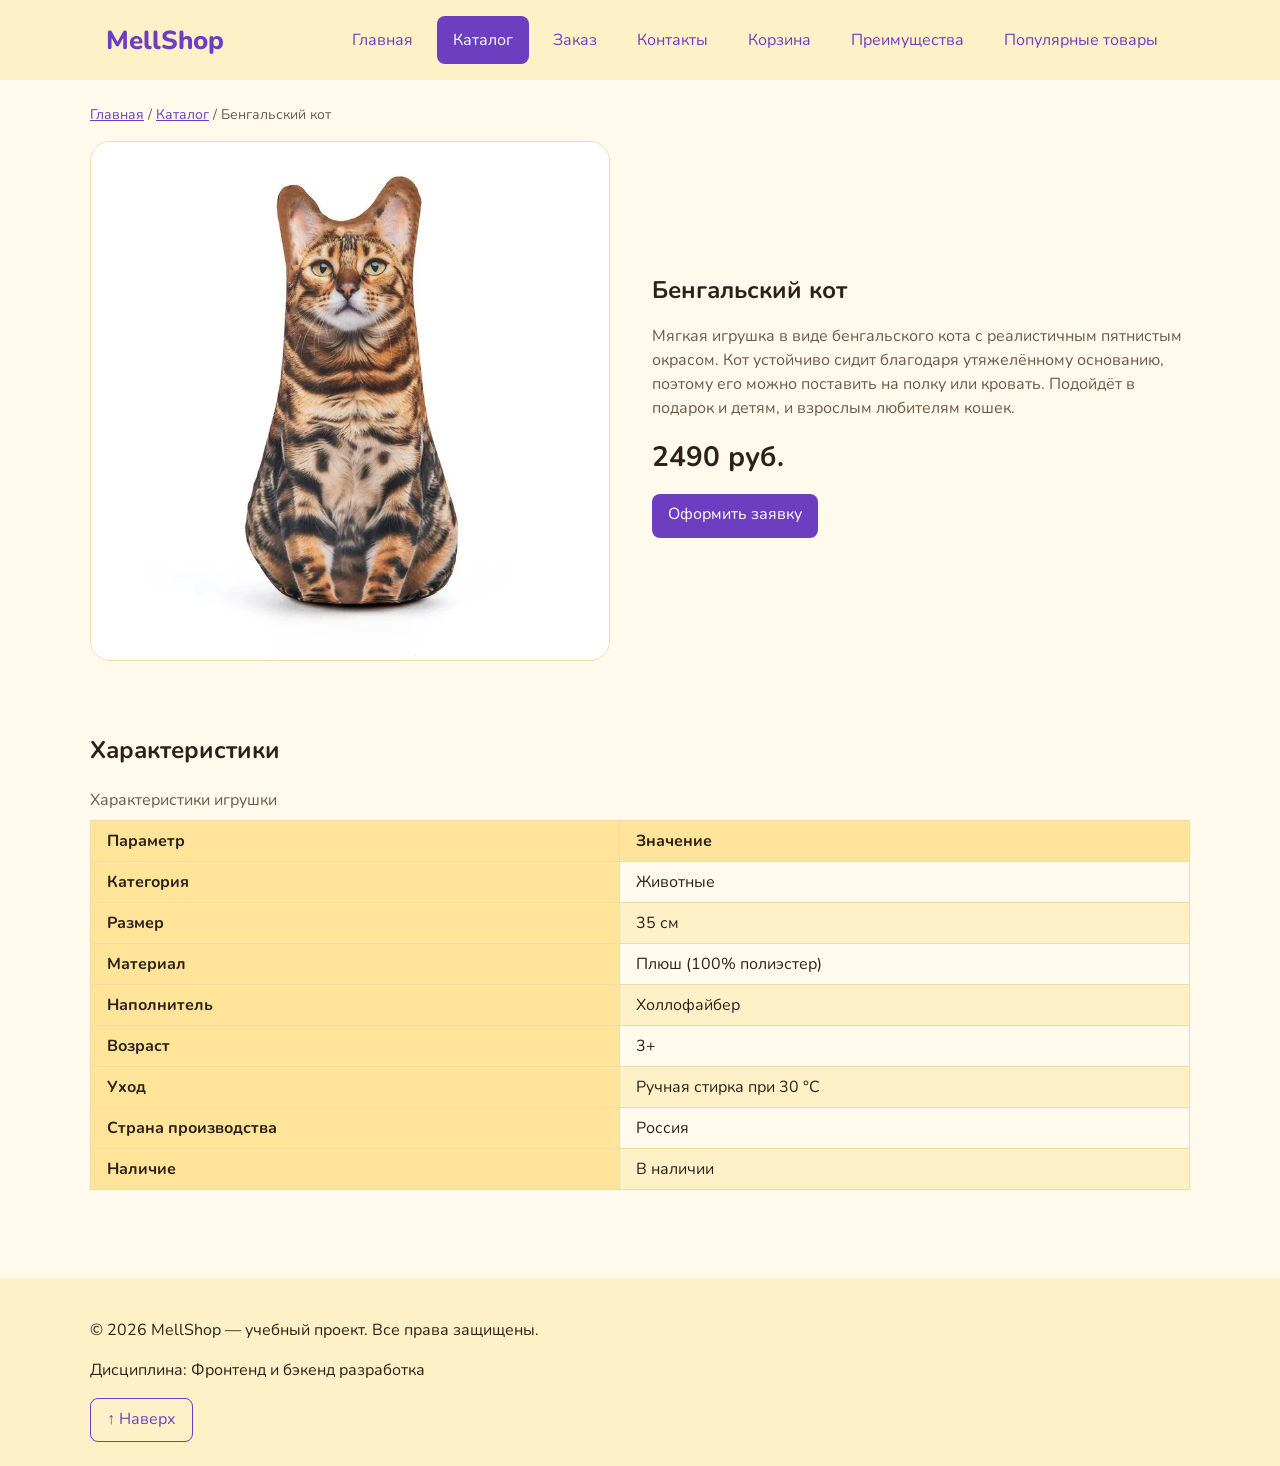
<file: product.html>
<!DOCTYPE html>
<html lang="ru">
<head>
  <meta charset="UTF-8">
  <meta name="viewport" content="width=device-width, initial-scale=1.0">
  <meta name="description" content="Мягкая игрушка «Бенгальский кот» в магазине MellShop: описание, характеристики и цена.">
  <meta property="og:type" content="website">
  <meta property="og:title" content="Бенгальский кот — MellShop">
  <meta property="og:description" content="Мягкая игрушка «Бенгальский кот» в магазине MellShop: описание, характеристики и цена.">
  <title>Бенгальский кот — MellShop</title>
  <link rel="stylesheet" href="css/style.css">
  <link rel="stylesheet" href="css/responsive.css">
  <script src="js/ui.js" defer></script>
</head>
<body>
  <a class="button button--primary skip-link" href="#main">Перейти к содержимому</a>
  <header class="site-header">
    <div class="site-header__inner">
      <a class="site-header__logo" href="index.html">MellShop</a>

      <details class="mobile-menu" open>
        <summary class="mobile-menu__toggle">Меню</summary>
        <nav class="site-nav" aria-label="Основная навигация">
          <ul class="site-nav__list">
            <li class="site-nav__item"><a class="site-nav__link" href="index.html">Главная</a></li>
            <li class="site-nav__item"><a class="site-nav__link site-nav__link--active" href="catalog.html">Каталог</a></li>
            <li class="site-nav__item"><a class="site-nav__link" href="order.html">Заказ</a></li>
            <li class="site-nav__item"><a class="site-nav__link" href="contacts.html">Контакты</a></li>
            <li class="site-nav__item"><a class="site-nav__link" href="cart.html">Корзина</a></li>
            <li class="site-nav__item"><a class="site-nav__link" href="index.html#advantages">Преимущества</a></li>
            <li class="site-nav__item"><a class="site-nav__link" href="index.html#popular">Популярные товары</a></li>
          </ul>
        </nav>
      </details>
    </div>
  </header>

  <main id="main" tabindex="-1">
    <nav class="breadcrumbs" aria-label="Хлебные крошки">
      <a class="breadcrumbs__link" href="index.html">Главная</a>
      <a class="breadcrumbs__link" href="catalog.html">Каталог</a>
      <span class="breadcrumbs__current" aria-current="page">Бенгальский кот</span>
    </nav>

    <section class="product">
      <picture>
              <source type="image/webp" srcset="images/bengal-cat-320.webp 320w, images/bengal-cat-480.webp 480w, images/bengal-cat.webp 800w" sizes="(min-width: 900px) 520px, calc(100vw - 32px)">
<img
        class="product__image"
        src="images/bengal-cat.jpg"
            srcset="images/bengal-cat-320.jpg 320w, images/bengal-cat-480.jpg 480w, images/bengal-cat.jpg 800w"
            sizes="(min-width: 900px) 520px, calc(100vw - 32px)"
        alt="Мягкая игрушка — бенгальский кот с пятнистым окрасом"
        width="800"
        height="800"
      >
            </picture>

      <div class="product__info">
        <h1 class="product__title">Бенгальский кот</h1>
        <p class="product__description">
          Мягкая игрушка в виде бенгальского кота с реалистичным пятнистым окрасом.
          Кот устойчиво сидит благодаря утяжелённому основанию, поэтому его можно
          поставить на полку или кровать. Подойдёт в подарок и детям, и взрослым
          любителям кошек.
        </p>
        <p class="product__price">2490 руб.</p>
        <a class="button button--primary" href="order.html?product=1">Оформить заявку</a>
      </div>
    </section>

    <section class="section">
      <h2 class="section__title">Характеристики</h2>

<dl class="product-specs" aria-label="Характеристики игрушки">
        <div class="product-specs__item"><dt>Категория</dt><dd>Животные</dd></div>
        <div class="product-specs__item"><dt>Размер</dt><dd>35 см</dd></div>
        <div class="product-specs__item"><dt>Материал</dt><dd>Плюш (100% полиэстер)</dd></div>
        <div class="product-specs__item"><dt>Наполнитель</dt><dd>Холлофайбер</dd></div>
        <div class="product-specs__item"><dt>Возраст</dt><dd>3+</dd></div>
        <div class="product-specs__item"><dt>Уход</dt><dd>Ручная стирка при 30 °C</dd></div>
        <div class="product-specs__item"><dt>Страна производства</dt><dd>Россия</dd></div>
        <div class="product-specs__item"><dt>Наличие</dt><dd>В наличии</dd></div>
      </dl>
      <div class="table-wrapper product-table-desktop" tabindex="0" role="region" aria-label="Характеристики игрушки, таблица с прокруткой">
      <table class="product-table">
        <caption>Характеристики игрушки</caption>
        <thead>
          <tr>
            <th scope="col">Параметр</th>
            <th scope="col">Значение</th>
          </tr>
        </thead>
        <tbody>
          <tr>
            <th scope="row">Категория</th>
            <td>Животные</td>
          </tr>
          <tr>
            <th scope="row">Размер</th>
            <td>35 см</td>
          </tr>
          <tr>
            <th scope="row">Материал</th>
            <td>Плюш (100% полиэстер)</td>
          </tr>
          <tr>
            <th scope="row">Наполнитель</th>
            <td>Холлофайбер</td>
          </tr>
          <tr>
            <th scope="row">Возраст</th>
            <td>3+</td>
          </tr>
          <tr>
            <th scope="row">Уход</th>
            <td>Ручная стирка при 30 °C</td>
          </tr>
          <tr>
            <th scope="row">Страна производства</th>
            <td>Россия</td>
          </tr>
          <tr>
            <th scope="row">Наличие</th>
            <td>В наличии</td>
          </tr>
        </tbody>
      </table>
      </div>
    </section>
  </main>

  <footer class="site-footer">
    <div class="site-footer__inner">
      <p>&copy; 2026 MellShop — учебный проект. Все права защищены.</p>
      <p>Дисциплина: Фронтенд и бэкенд разработка</p>
      <a class="button button--secondary" href="#">↑ Наверх</a>
    </div>
  </footer>
  
</body>
</html>
</file>
<file: css/style.css>
/*
  Шрифт Nunito с Google Fonts: округлые буквы подходят «мягкому» магазину.
*/
@import url("https://fonts.googleapis.com/css2?family=Nunito:wght@400;700;800&display=swap");

/* ===============================
   1. Переменные проекта
   =============================== */

:root {
  /* Основные цвета проекта: тёплая жёлто-фиолетовая палитра MellShop */
  --color-bg: #ffffff;
  --color-page: #fffaeb;
  --color-text: #2b2118;
  --color-muted: #6b5a4a;
  --color-primary: #6d3fc0;
  --color-primary-dark: #4f2a96;
  --color-border: #f0dca8;
  --color-surface: #fff1c7;
  --color-surface-accent: #ffe49a;
  --color-danger: #c62839;
  --color-success: #2e7d4f;
  --color-success-bg: #eaf7ef;
  --color-white: #ffffff;

  /* Тень карточки при наведении */
  --shadow-card: 0 8px 24px rgba(109, 63, 192, 0.18);

  /* Отступы */
  --space-xs: 4px;
  --space-sm: 8px;
  --space-md: 16px;
  --space-lg: 24px;
  --space-xl: 32px;

  /* Скругления */
  --radius-sm: 8px;
  --radius-md: 14px;
  --radius-lg: 20px;

  /* Размеры */
  --container-width: 1100px;
}


/* ===============================
   2. Базовые стили
   =============================== */

/*
  Универсальное правило для всех элементов.
  border-box делает расчёт размеров более понятным:
  width включает content, padding и border.
*/
* {
  box-sizing: border-box;
}

html {
  scroll-behavior: smooth;
}

:target {
  outline: 2px dashed var(--color-primary);
  outline-offset: 4px;
}

/*
  Убираем стандартный внешний отступ браузера у body.
  Без этого вокруг страницы может появиться белая рамка.
*/
body {
  margin: 0;
  font-family: "Nunito", Arial, sans-serif;
  line-height: 1.5;
  color: var(--color-text);
  background-color: var(--color-page);
}

/*
  Задаём внутренние отступы для основных областей страницы.
  Это делает содержимое визуально отделённым от краёв окна браузера.
  Отступы шапки и подвала задаются в блоках .site-header и .site-footer.
*/
main {
  padding: var(--space-lg);
}

/*
  Подвал сайта — блок site-footer.
  Тот же фон, что у шапки, визуально отделяет его от основного содержимого.
*/
.site-footer {
  padding: var(--space-lg);
  background-color: var(--color-surface);
}


/* ===============================
   3. Общие элементы интерфейса
   =============================== */

a {
  color: var(--color-primary);
}

a:hover {
  color: var(--color-primary-dark);
}

a:focus-visible {
  outline: 2px solid var(--color-primary);
  outline-offset: 3px;
}

/*
  Шапка сайта — блок site-header.
  Фон тянется на всю ширину окна.
*/
.site-header {
  background-color: var(--color-surface);
}

/*
  Внутренний контейнер шапки: ограничиваем ширину содержимого,
  чтобы оно не растягивалось слишком сильно на широких экранах.
*/
.site-header__inner {
  max-width: var(--container-width);
  margin: 0 auto;
  padding: var(--space-lg);
}

/*
  Текстовый логотип.
*/
.site-header__logo {
  font-size: 26px;
  font-weight: 800;
  color: var(--color-primary);
  text-decoration: none;
}

/*
  Основная навигация — блок site-nav.
  Список пунктов меню выстраивается в строку через Flexbox.
*/
.site-nav__list {
  display: flex;
  flex-wrap: wrap;
  justify-content: center;
  align-items: center;
  gap: var(--space-md);
  padding: 0;
  margin: var(--space-md) 0 0;
  list-style: none;
}

/*
  Ссылка меню.
*/
.site-nav__link {
  display: inline-block;
  padding: var(--space-sm) var(--space-md);
  color: var(--color-primary);
  text-decoration: none;
  border-radius: var(--radius-sm);
}

/*
  При наведении ссылка заливается основным цветом.
*/
.site-nav__link:hover {
  color: var(--color-white);
  background-color: var(--color-primary);
}

.site-nav__link:focus-visible {
  outline: 2px solid var(--color-primary);
  outline-offset: 3px;
}

/*
  Модификатор: пункт меню текущей страницы.
*/
.site-nav__link--active {
  color: var(--color-white);
  background-color: var(--color-primary);
}

.breadcrumbs {
  max-width: var(--container-width);
  margin: 0 auto var(--space-md);
  font-size: 14px;
  color: var(--color-muted);
}

.breadcrumbs__link {
  color: var(--color-primary);
}

/*
  Разделитель «/» перед каждым пунктом, кроме первого:
  перед второй и следующими ссылками и перед текущей страницей.
*/
.breadcrumbs__link + .breadcrumbs__link::before,
.breadcrumbs__current::before {
  content: "/";
  display: inline-block;
  margin-right: var(--space-xs);
  color: var(--color-muted);
}

/*
  Кнопка — самостоятельный блок button.
  Базовый класс задаёт размеры и форму, цвет задают модификаторы.
  Используется и для <button>, и для ссылок <a>, оформленных как кнопка.
*/
.button {
  display: inline-block;
  padding: var(--space-sm) var(--space-md);
  border: none;
  border-radius: var(--radius-sm);
  font: inherit;
  text-decoration: none;
  cursor: pointer;
}

/*
  Модификатор: основная кнопка.
*/
.button--primary {
  color: var(--color-white);
  background-color: var(--color-primary);
}

/*
  color нужен для ссылок-кнопок: иначе при наведении
  срабатывает общее правило a:hover и текст сливается с фоном.
*/
.button--primary:hover {
  color: var(--color-white);
  background-color: var(--color-primary-dark);
}

/*
  Модификатор: второстепенная кнопка.
*/
.button--secondary {
  color: var(--color-primary);
  background-color: transparent;
  border: 1px solid var(--color-primary);
}

.button--secondary:hover {
  color: var(--color-white);
  background-color: var(--color-primary);
}

.button:focus-visible {
  outline: 2px solid var(--color-primary);
  outline-offset: 3px;
}

/*
  Отключённая кнопка: атрибут disabled или модификатор.
*/
.button:disabled,
.button--disabled {
  opacity: 0.6;
  cursor: not-allowed;
}


/*
  Ссылка «Перейти к содержимому» для тех, кто управляет сайтом с клавиатуры.
  Спрятана за верхним краем окна и выезжает, только когда получает фокус (клавиша Tab).
*/
.skip-link {
  position: absolute;
  top: -100px;
  left: var(--space-md);
  z-index: 20;
}

.skip-link:focus {
  top: var(--space-md);
}

/*
  После перехода по ссылке не обводим весь main пунктиром от правила :target.
*/
main:target {
  outline: none;
}

/* ===============================
   4. Компоненты страницы
   =============================== */

/*
  Hero-блок — первый крупный блок страницы.
  Он визуально отделяется от остальных разделов фоном и отступами.
*/
.hero {
  max-width: var(--container-width);
  margin: 0 auto var(--space-xl);
  padding: var(--space-xl) var(--space-lg);
  background:
    linear-gradient(rgba(255, 250, 235, 0.8), rgba(255, 250, 235, 0.8)),
    url("../images/toy-store.jpg") center / cover;
  border-radius: var(--radius-lg);
}

/*
  Общий класс для разделов страницы.
*/
.section {
  max-width: var(--container-width);
  margin: 0 auto var(--space-xl);
}

/*
  Убираем лишний верхний отступ у заголовков разделов.
*/
.section__title {
  margin-top: 0;
}

.products-grid {
  display: grid;
  grid-template-columns: repeat(3, 1fr);
  gap: var(--space-lg);
}

/*
  Карточка товара — блок product-card.
  Используется на главной странице и в каталоге.
*/
.product-card {
  position: relative;
  display: flex;
  flex-direction: column;
  gap: var(--space-sm);
  padding: var(--space-md);
  border: 1px solid var(--color-border);
  border-radius: var(--radius-md);
  background-color: var(--color-bg);
  transition: transform 0.2s, box-shadow 0.2s, border-color 0.2s;
}

.product-card:hover {
  border-color: var(--color-primary);
  transform: translateY(-4px);
  box-shadow: var(--shadow-card);
}

/*
  Модификаторы карточки: выделенная и со скидкой.
*/
.product-card--featured {
  border-color: var(--color-primary);
}

.product-card--discount {
  border-color: var(--color-danger);
}

/*
  Элементы карточки.
*/
.product-card__title {
  margin: 0;
  color: var(--color-text);
}

.product-card__description {
  margin: 0;
  color: var(--color-muted);
}

.product-card__price {
  margin: 0;
  font-weight: 700;
}

.product-card--discount .product-card__price {
  color: var(--color-danger);
}

/*
  Кнопка прижимается к нижней части карточки.
*/
.product-card__button {
  margin-top: auto;
  align-self: flex-start;
}

/*
  Бейдж «Хит / Новинка / Скидка» в углу карточки.
  position: absolute вынимает бейдж из потока и прижимает к правому верхнему углу.
  Отсчёт идёт от карточки, потому что у неё position: relative.
*/
.product-card__badge {
  position: absolute;
  top: var(--space-lg);
  right: var(--space-lg);
  z-index: 1;
  padding: 4px 8px;
  font-size: 14px;
  font-weight: 700;
  color: var(--color-white);
  background-color: var(--color-primary);
  border-radius: var(--radius-sm);
}

/*
  Модификаторы бейджа: «Новинка» — зелёный, «Скидка» — красный.
  «Хит» — вариант по умолчанию (основной цвет).
*/
.product-card__badge--new {
  background-color: var(--color-success);
}

.product-card__badge--sale {
  background-color: var(--color-danger);
}

/*
  Фото товара на всю ширину карточки.
*/
.product-card__image {
  width: 100%;
  height: auto;
  border-radius: var(--radius-sm);
}

/*
  Категория товара — мелкий серый текст над названием.
*/
.product-card__category {
  margin: 0;
  font-size: 14px;
  color: var(--color-muted);
}

/*
  Старая (зачёркнутая) цена рядом с новой.
*/
.product-card__old-price {
  margin-left: var(--space-sm);
  font-weight: 400;
  color: var(--color-muted);
}

/*
  Дополнительный информационный блок.
*/
.aside-info {
  max-width: var(--container-width);
  margin: 0 auto var(--space-xl);
  padding: var(--space-md);
  border-left: 4px solid var(--color-primary);
  background-color: var(--color-surface);
}


/* ===============================
   5. Форма и модальное окно
   =============================== */

/*
  Модальное окно.
  Элемент dialog сам умеет открываться поверх страницы.
*/
.order-dialog {
  width: min(100% - 32px, 560px);
  padding: var(--space-lg);
  border: none;
  border-radius: var(--radius-lg);
}

/*
  Затемнение фона за модальным окном.
*/
.order-dialog::backdrop {
  background-color: rgba(0, 0, 0, 0.5);
}

/*
  Заголовок модального окна.
*/
.order-dialog__title {
  margin-top: 0;
}

/*
  Форма заявки — блок order-form.
  Поле формы: каждая группа «подпись + поле» получает нижний отступ.
*/
.order-form__field {
  margin-bottom: var(--space-md);
}

/*
  Подпись поля.
*/
.order-form__label {
  display: block;
  margin-bottom: var(--space-xs);
}

/*
  Основные поля формы.
*/
.order-form__input,
.order-form__select,
.order-form__textarea {
  width: 100%;
  padding: 10px 12px;
  border: 1px solid var(--color-border);
  border-radius: var(--radius-sm);
  font: inherit;
}

.order-form__input:hover,
.order-form__select:hover,
.order-form__textarea:hover {
  border-color: var(--color-primary);
}

/*
  Видимый фокус для клавиатурной навигации.
*/
.order-form__input:focus-visible,
.order-form__select:focus-visible,
.order-form__textarea:focus-visible {
  outline: 2px solid var(--color-primary);
  outline-offset: 3px;
}

/*
  Подсказка под полем телефона.
*/
.order-form__hint {
  display: block;
  margin-top: var(--space-xs);
  color: var(--color-muted);
}

/*
  Подсветка ошибочных полей.
  Атрибут aria-invalid добавляется через JavaScript.
*/
.order-form__input[aria-invalid="true"],
.order-form__select[aria-invalid="true"],
.order-form__textarea[aria-invalid="true"] {
  border-color: var(--color-danger);
}

/*
  Кнопки формы.
*/
.order-form__actions {
  display: flex;
  gap: var(--space-md);
  margin-top: var(--space-lg);
}

/*
  Модификатор: форма на отдельной странице заказа.
  Ограничиваем ширину, чтобы поля не растягивались на весь экран.
*/
.order-form--page {
  max-width: 640px;
}

/*
  Группа полей формы (fieldset) в рамке.
*/
.order-form__group {
  margin: 0 0 var(--space-lg);
  padding: var(--space-md) var(--space-lg);
  border: 1px solid var(--color-border);
  border-radius: var(--radius-md);
}

/*
  Заголовок группы полей.
*/
.order-form__legend {
  padding: 0 var(--space-xs);
  font-weight: 700;
}

/*
  Вариант выбора: кружок и подпись в одну строку.
*/
.order-form__option {
  display: flex;
  align-items: center;
  gap: var(--space-sm);
  margin-bottom: var(--space-sm);
}

/*
  Сообщение об успешной отправке.
*/
.success-message {
  max-width: var(--container-width);
  margin: var(--space-lg) auto;
  padding: var(--space-md);
  border-left: 4px solid var(--color-success);
  background-color: var(--color-success-bg);
}


/* ===============================
   6. Страница каталога
   =============================== */

/*
  Раскладка каталога: фильтры слева (260px), товары справа (всё остальное место).
  Области сетки названы через grid-template-areas.
*/
.catalog-layout {
  max-width: var(--container-width);
  margin: 0 auto var(--space-xl);
  display: grid;
  grid-template-columns: 260px 1fr;
  grid-template-areas: "filters products";
  gap: var(--space-lg);
}

/*
  Боковая панель с фильтрами — область filters.
*/
.catalog-filters {
  position: sticky;
  top: var(--space-md);
  align-self: start;
  grid-area: filters;
  padding: var(--space-md);
  border: 1px solid var(--color-border);
  border-radius: var(--radius-md);
  background-color: var(--color-surface);
}

/*
  Список товаров — область products.
*/
.catalog-products {
  grid-area: products;
}

/*
  Форма фильтров: группы полей идут столбиком,
  расстояние между ними задаёт gap.
*/
.filters-form {
  display: grid;
  gap: var(--space-md);
}

/*
  Группа полей (категория, цена) в рамке.
*/
.filters-form__group {
  margin: 0;
  padding: var(--space-md);
  border: 1px solid var(--color-border);
  border-radius: var(--radius-sm);
}

/*
  Заголовок группы полей.
*/
.filters-form__legend {
  font-weight: 700;
}

/*
  Каждая подпись с новой строки.
*/
.filters-form__label {
  display: block;
  margin-bottom: var(--space-sm);
}

/*
  Числовые поля цены — в едином стиле с полями формы заявки.
*/
.filters-form__input {
  width: 100%;
  padding: 8px 10px;
  border: 1px solid var(--color-border);
  border-radius: var(--radius-sm);
  font: inherit;
}


/* ===============================
   7. Страница товара
   =============================== */

/*
  Блок товара: картинка слева, информация справа.
  Две равные колонки через CSS Grid.
*/
.product {
  max-width: var(--container-width);
  margin: 0 auto var(--space-xl);
  display: grid;
  grid-template-columns: 1fr 1fr;
  gap: var(--space-xl);
  align-items: start;
}

/*
  Картинка занимает всю ширину своей колонки,
  высота подстраивается автоматически.
*/
.product__image {
  width: 100%;
  height: auto;
  border: 1px solid var(--color-border);
  border-radius: var(--radius-lg);
}

/*
  Информация о товаре идёт столбиком через Flexbox.
*/
.product__info {
  display: flex;
  flex-direction: column;
  align-items: flex-start;
  gap: var(--space-md);
}

.product__title {
  margin: 0;
}

.product__description {
  margin: 0;
  color: var(--color-muted);
}

.product__price {
  margin: 0;
  font-size: 28px;
  font-weight: 700;
}

/*
  Таблица характеристик товара.
*/
.product-table {
  width: 100%;
  max-width: 600px;
  border-collapse: collapse;
}

.product-table caption {
  margin-bottom: var(--space-sm);
  color: var(--color-muted);
  text-align: left;
}

.product-table th,
.product-table td {
  padding: var(--space-sm) var(--space-md);
  border: 1px solid var(--color-border);
  text-align: left;
}

.product-table th {
  background-color: var(--color-surface-accent);
}

/*
  «Зебра»: каждая вторая строка с фоном, чтобы строки было легче читать.
*/
.product-table tbody tr:nth-child(even) {
  background-color: var(--color-surface);
}

/* Учебный вывод практики №15. */
.product-output {
  padding: var(--space-md);
  white-space: pre-wrap;
  overflow-wrap: anywhere;
  color: var(--color-white);
  background-color: var(--color-text);
  border-radius: var(--radius-sm);
}

#order-result:empty {
  margin: 0;
  padding: 0;
  border: 0;
}

/* Финальное оформление каталога, корзины и лаборатории. */
.site-footer__inner {
  max-width: var(--container-width);
  margin-inline: auto;
}

.hero__catalog-link {
  display: inline-block;
  margin: var(--space-sm);
  font-weight: 700;
}

.catalog-toolbar,
.catalog-card-actions,
.promo-fields,
.cart-item__actions {
  display: flex;
  align-items: center;
  flex-wrap: wrap;
  gap: var(--space-sm);
}

.catalog-toolbar {
  justify-content: space-between;
  margin-bottom: var(--space-sm);
}

.catalog-toolbar p,
#promo-result {
  margin: 0;
}

#cart-notice {
  margin: 0;
}

#cart-notice:not(:empty) {
  margin-bottom: var(--space-sm);
}

.catalog-card-actions {
  margin-top: auto;
  padding-top: var(--space-sm);
}

.catalog-toolbar [data-cart-count] {
  border-radius: 999px;
  background: var(--color-primary);
  color: var(--color-white);
  padding: 2px 8px;
  margin-left: 4px;
}

.catalog-empty,
.cart-empty,
.cart-summary,
.lab-panel {
  padding: var(--space-lg);
  border: 1px solid var(--color-border);
  border-radius: var(--radius-md);
  background: var(--color-bg);
}

.cart-layout {
  display: grid;
  gap: var(--space-lg);
  align-items: start;
}

.cart-items {
  display: grid;
  gap: var(--space-md);
  margin: 0;
  padding: 0;
  list-style: none;
}

.cart-items li {
  display: grid;
  grid-template-columns: 80px minmax(0, 1fr);
  gap: var(--space-md);
  align-items: center;
  padding: var(--space-md);
  border: 1px solid var(--color-border);
  border-radius: var(--radius-md);
  background: var(--color-bg);
}

.cart-items img {
  border-radius: var(--radius-sm);
}

.cart-item__info {
  display: grid;
  overflow-wrap: anywhere;
}

.cart-item__actions {
  grid-column: 1 / -1;
}

.cart-summary h2,
.cart-empty p {
  margin-top: 0;
}

.cart-summary__details > div {
  display: flex;
  justify-content: space-between;
  gap: var(--space-sm);
  padding-block: var(--space-xs);
}

.cart-summary__details dd {
  margin: 0;
  white-space: nowrap;
}

.cart-summary__total {
  margin-top: var(--space-sm);
  border-top: 1px solid var(--color-border);
  font-weight: 800;
}

.promo-fields {
  margin-block: var(--space-sm);
}

.promo-fields input {
  flex: 1 1 8rem;
  width: auto;
  min-width: 0;
}

#cart-checkout,
#cart-back,
.lab-panel {
  margin-top: var(--space-md);
}

#cart-back {
  display: inline-block;
}

.lab {
  max-width: 760px;
}

@media (min-width: 900px) {
  .cart-layout {
    grid-template-columns: minmax(0, 1fr) minmax(285px, 1fr);
  }
}
</file>
<file: css/responsive.css>
/*
  КР №3. Mobile First: базовые правила для телефона,
  затем расширение раскладки через min-width.
  Файл подключается после style.css.
*/
*,
*::before,
*::after {
  box-sizing: border-box;
}

img,
video {
  max-width: 100%;
  height: auto;
}

/* Не скрываем переполнение body: устраняем его причину в блоках. */
main {
  padding: 16px;
}

.site-header__inner {
  padding: 16px;
}

.site-header,
.catalog-filters {
  position: static;
}

.site-nav__list {
  flex-direction: column;
  align-items: stretch;
  gap: 8px;
}

.site-nav__link {
  display: block;
  min-height: 44px;
  padding: 12px 16px;
}

.breadcrumbs,
.site-footer,
.product-card,
.product__info {
  overflow-wrap: anywhere;
}

.section {
  padding-block: clamp(16px, 3vw, 32px);
}

.catalog-intro {
  padding-block: var(--space-md);
}

.hero {
  display: grid;
  gap: 24px;
  padding: clamp(20px, 4vw, 40px);
  /* Картинка теперь находится в picture, фон сохраняет фирменный цвет. */
  background: var(--color-surface-accent);
}

.hero__content {
  min-width: 0;
}

.hero__title {
  margin-top: 0;
  font-size: clamp(28px, 4vw, 48px);
  line-height: 1.15;
}

.hero__image {
  display: block;
  width: 100%;
  border-radius: var(--radius-lg);
}

.products-grid,
.product,
.catalog-layout {
  grid-template-columns: minmax(0, 1fr);
  gap: 16px;
}

.catalog-layout {
  grid-template-areas: "filters" "products";
}

.product-card,
.catalog-products,
.product__info,
.hero picture,
.order-form__field,
.order-form__group,
.filters-form__group {
  min-width: 0;
}

.product-card__image {
  display: block;
}

.product__image {
  max-width: 520px;
  margin-inline: auto;
}

/* Группы fieldset из КР №1 сохраняем; внутри поля адаптируются отдельно. */
.order-form,
.order-form__group {
  display: grid;
  gap: 16px;
}

.order-form__group {
  margin: 0;
  padding: 16px;
}

.order-form__field {
  margin-bottom: 0;
}

.order-form__input,
.order-form__select,
.order-form__textarea,
.filters-form__input,
.button {
  min-height: 44px;
}

.order-form__input,
.order-form__select,
.order-form__textarea,
.filters-form__input {
  max-width: 100%;
  font-size: 16px;
}

.order-form__textarea {
  min-height: 120px;
  resize: vertical;
}

.order-form__actions {
  flex-direction: column;
  margin-top: 0;
}

.order-form__option input {
  flex-shrink: 0;
}

/* Прокрутка только таблицы, а не всей страницы. */
.table-wrapper {
  width: 100%;
  overflow-x: auto;
}

.product-table {
  min-width: 640px;
  max-width: none;
}

.order-dialog {
  width: min(100% - 32px, 560px);
  max-height: calc(100vh - 32px);
  max-height: calc(100dvh - 32px);
  padding: 16px;
  overflow: auto;
}

.skip-link {
  z-index: 110;
}

@media (min-width: 640px) {
  .products-grid {
    grid-template-columns: repeat(2, minmax(0, 1fr));
  }
}

@media (min-width: 768px) {
  main {
    padding: 24px;
  }

  .site-header {
    position: sticky;
    top: 0;
    z-index: 100;
  }

  .site-nav__list {
    flex-direction: row;
    flex-wrap: wrap;
    gap: 8px;
  }

  /* Запас под шапку для переходов по якорям. */
  [id] {
    scroll-margin-top: 220px;
  }

  .order-form__group--columns {
    grid-template-columns: repeat(2, minmax(0, 1fr));
  }

  .order-form__field--wide {
    grid-column: 1 / -1;
  }

  .order-form__actions {
    flex-direction: row;
    flex-wrap: wrap;
  }

}

@media (min-width: 900px) {
  .hero,
  .product {
    grid-template-columns: repeat(2, minmax(0, 1fr));
    align-items: center;
    gap: 24px;
  }
}

@media (min-width: 1024px) {
  .products-grid {
    grid-template-columns: repeat(3, minmax(0, 1fr));
  }

  .catalog-layout {
    grid-template-columns: 240px minmax(0, 1fr);
    grid-template-areas: "filters products";
    gap: 24px;
  }

  .catalog-filters {
    position: sticky;
    top: 210px;
  }

  /* Справа от фильтров места меньше: две удобные карточки в ряд. */
  .catalog-products .products-grid {
    grid-template-columns: repeat(2, minmax(0, 1fr));
  }
}

@media (min-width: 1280px) {
  .site-header__inner {
    display: flex;
    justify-content: space-between;
    align-items: center;
    gap: var(--space-lg);
  }

  .site-header .mobile-menu,
  .site-nav__list {
    margin-top: 0;
  }

  .catalog-filters {
    top: 96px;
  }

  [id] {
    scroll-margin-top: 96px;
  }

  .catalog-products .products-grid {
    grid-template-columns: repeat(3, minmax(0, 1fr));
  }
}


/* Практика №13: видимый фокус у всех элементов, включая checkbox и фильтры. */
:focus-visible,
.site-nav__link:focus-visible,
.button:focus-visible,
.order-form__input:focus-visible,
.order-form__select:focus-visible,
.order-form__textarea:focus-visible {
  outline: 3px solid var(--color-primary);
  outline-offset: 3px;
}

/* На фиолетовой кнопке двойная обводка остаётся различимой. */
.button--primary:focus-visible,
.site-nav__link--active:focus-visible {
  outline-color: var(--color-text);
  box-shadow: 0 0 0 2px var(--color-white);
}

.order-form__error {
  display: block;
  margin-top: 4px;
  color: var(--color-danger);
  font-weight: 700;
}

.order-form__error[hidden] {
  display: none;
}

/* Пользователь может отключить анимации в настройках устройства. */
@media (prefers-reduced-motion: reduce) {
  html {
    scroll-behavior: auto;
  }
  .product-card {
    transition: none;
  }
  .product-card:hover {
    transform: none;
  }
}


/* Финальная доработка: раскрывающиеся меню и фильтры. */
.mobile-menu__toggle,
.filter-panel__toggle {
  min-height: 44px;
  padding: 12px 16px;
  border: 1px solid var(--color-primary);
  border-radius: var(--radius-sm);
  color: var(--color-primary);
  font-weight: 700;
  cursor: pointer;
}
.mobile-menu { margin-top: 12px; }
.filter-panel[open] .filters-form { margin-top: 16px; }

/* На мобильном характеристики читаются карточками без прокрутки. */
.product-table-desktop { display: none; }
.product-specs { margin: 0; }
.product-specs__item {
  padding: 16px;
  margin-bottom: 8px;
  border: 1px solid var(--color-border);
  border-radius: var(--radius-sm);
  background: var(--color-bg);
}
.product-specs dt { font-weight: 700; }
.product-specs dd { margin: 4px 0 0; overflow-wrap: anywhere; }

@media (min-width: 768px) {
  .mobile-menu__toggle { display: none; }
  .product-specs { display: none; }
  .product-table-desktop { display: block; }
}
</file>
